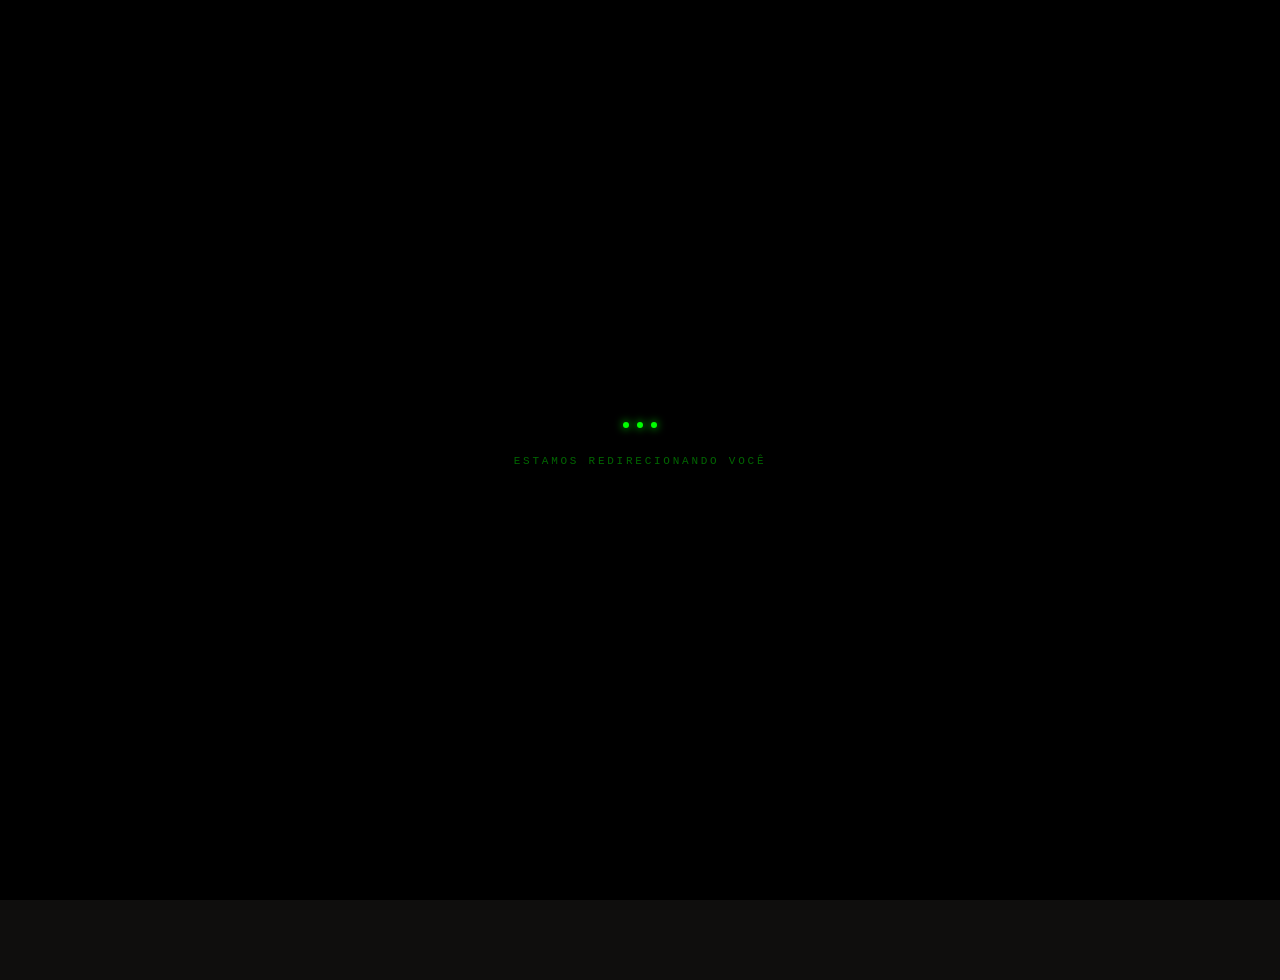
<file: getKey.html>
<!DOCTYPE html>
<html lang="pt-br">
<head>
  <meta charset="UTF-8">
  <meta name="viewport" content="width=device-width, initial-scale=1.0">
  <title>Green Scripts | Chave Gerada</title>
  <link rel="stylesheet" href="getKey.css">
  <link rel="shortcut icon" href="Imagens/GreenScriptsLogoSite.png" type="image/x-icon">k
</head>
<body>

  <div id="loader">
    <div class="loader-inner">
      <div class="loader-dots">
        <span></span><span></span><span></span>
      </div>
      <p class="loader-text">Estamos Redirecionando você</p>
    </div>
  </div>

  <div>
    <h1>⚠️Estamos com nossos serviços indisponiveis no momento⚠️</h1>
  </div>

  <script>
    function copiar() {
      const texto = document.getElementById('chave').textContent;
      if (!texto.trim()) return;
      navigator.clipboard.writeText(texto).then(() => {
        const btn = document.getElementById('copyBtn');
        const txt = document.getElementById('btnText');
        btn.classList.add('copied');
        txt.textContent = 'Copiado!';
        setTimeout(() => {
          btn.classList.remove('copied');
          txt.textContent = 'Copiar chave';
        }, 2000);
      });
    }
  </script>

  <script src="getKey.js"></script>
</body>
</html>
</file>
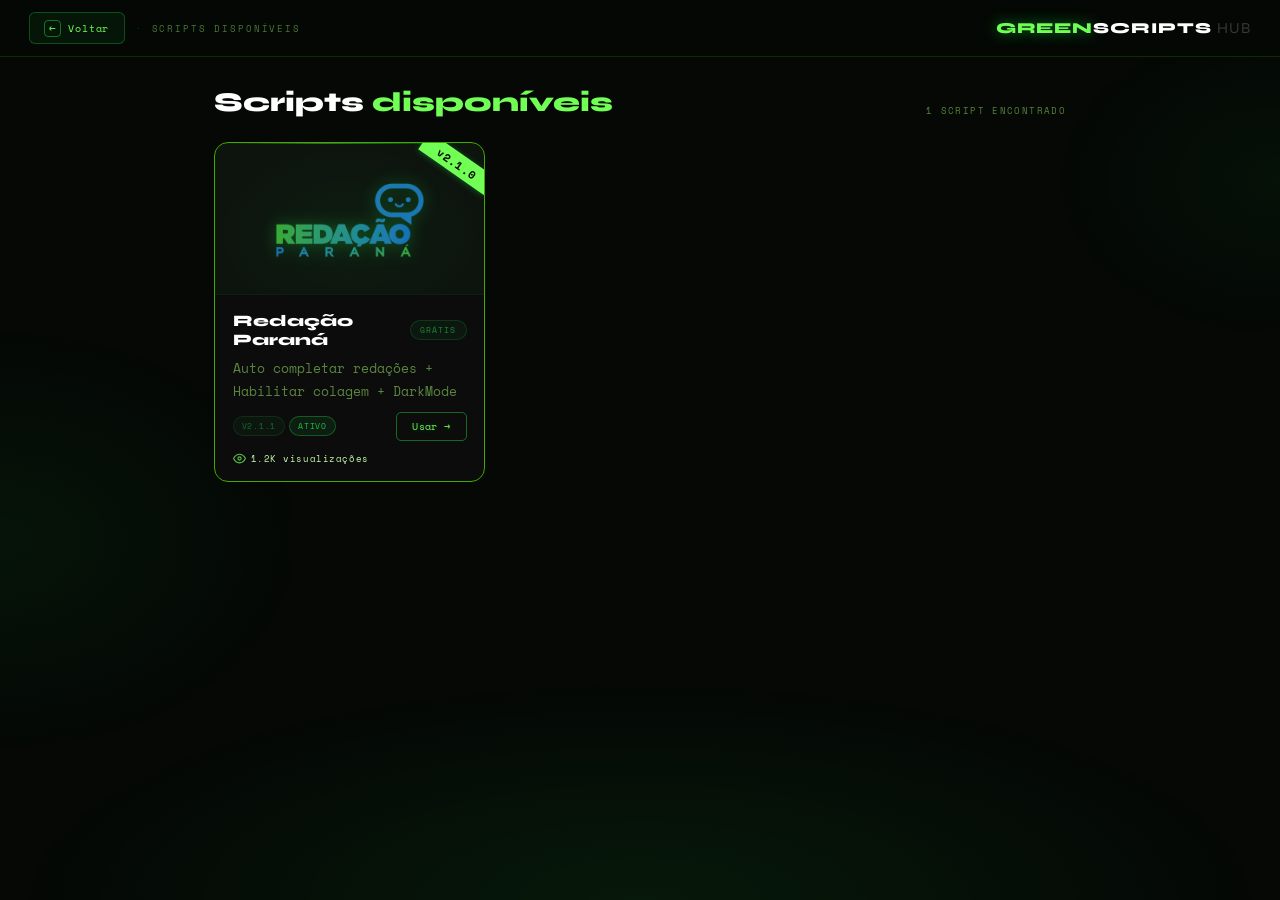
<file: scripts.html>
<!DOCTYPE html>
<html lang="pt-BR">
<head>
  <meta charset="UTF-8">
  <meta name="viewport" content="width=device-width, initial-scale=1.0">
  <title>GreenScripts HUB — Scripts</title>
  <meta name="description" content="Todos os scripts gratuitos do GreenScripts HUB para estudantes do Paraná.">
  <link href="https://fonts.googleapis.com/css2?family=Space+Mono:wght@400;700&family=Syne:wght@400;600;800&display=swap" rel="stylesheet">
  <link rel="stylesheet" href="scripts.css">
  <link rel="shortcut icon" href="Imagens/GreenScriptsLogoSite.png" type="image/x-icon">
</head>
<body>

  <!-- TOPBAR -->
  <div class="topbar">
    <div class="topbar-left">
      <a href="index.html" class="btn-back">
        <span class="btn-back-arrow">←</span>
        <span class="btn-back-txt">Voltar</span>
      </a>
      <span class="topbar-sep">·</span>
      <span class="topbar-title">Scripts disponíveis</span>
    </div>
    <div class="topbar-logo">
      <span class="g">Green</span>Scripts <span class="hub">HUB</span>
    </div>
  </div>

  <!-- CONTEÚDO -->
  <div class="wrap">

    <!-- HEADER DA SEÇÃO -->
    <div class="section-header">
      <div class="section-title">Scripts <span>disponíveis</span></div>
      <span class="section-count">1 script encontrado</span>
    </div>

    <!-- GRADE DE SCRIPTS -->
    <div class="scripts-grid">

      <!-- Card: Redação Paraná -->
      <div class="script-card">
        <div class="card-top-line"></div>
        <div class="ribbon">v2.1.0</div>
        <div class="script-card-img-wrap">
          <img src="Imagens/RedaçãoParanaIcon.png" alt="Redação Paraná" class="script-card-img">
          <div class="img-overlay"></div>
        </div>
        <div class="script-card-body">
          <div class="title-row">
            <h3 class="script-card-title">Redação Paraná</h3>
            <span class="card-badge">Grátis</span>
          </div>
          <p class="script-card-desc">Auto completar redações + Habilitar colagem + DarkMode</p>
          <div class="card-footer">
            <div class="script-meta">
              <span class="script-tag">v2.1.1</span>
              <span class="script-tag active">Ativo</span>
            </div>
            <a href="ScriptsCard/RedPR.html" class="access-btn"><span>Usar →</span></a>
          </div>
          <div class="views">
            <svg viewBox="0 0 24 24" fill="none" stroke="currentColor" stroke-width="2" stroke-linecap="round" stroke-linejoin="round">
              <path d="M1 12s4-8 11-8 11 8 11 8-4 8-11 8-11-8-11-8z"/>
              <circle cx="12" cy="12" r="3"/>
            </svg>
            1.2K visualizações
          </div>
        </div>
      </div>

      <!-- Adicione mais cards aqui seguindo o mesmo padrão -->

    </div>
  </div>


  <script src="Ads/Popunder.js"></script>
</body>
</html>
</file>
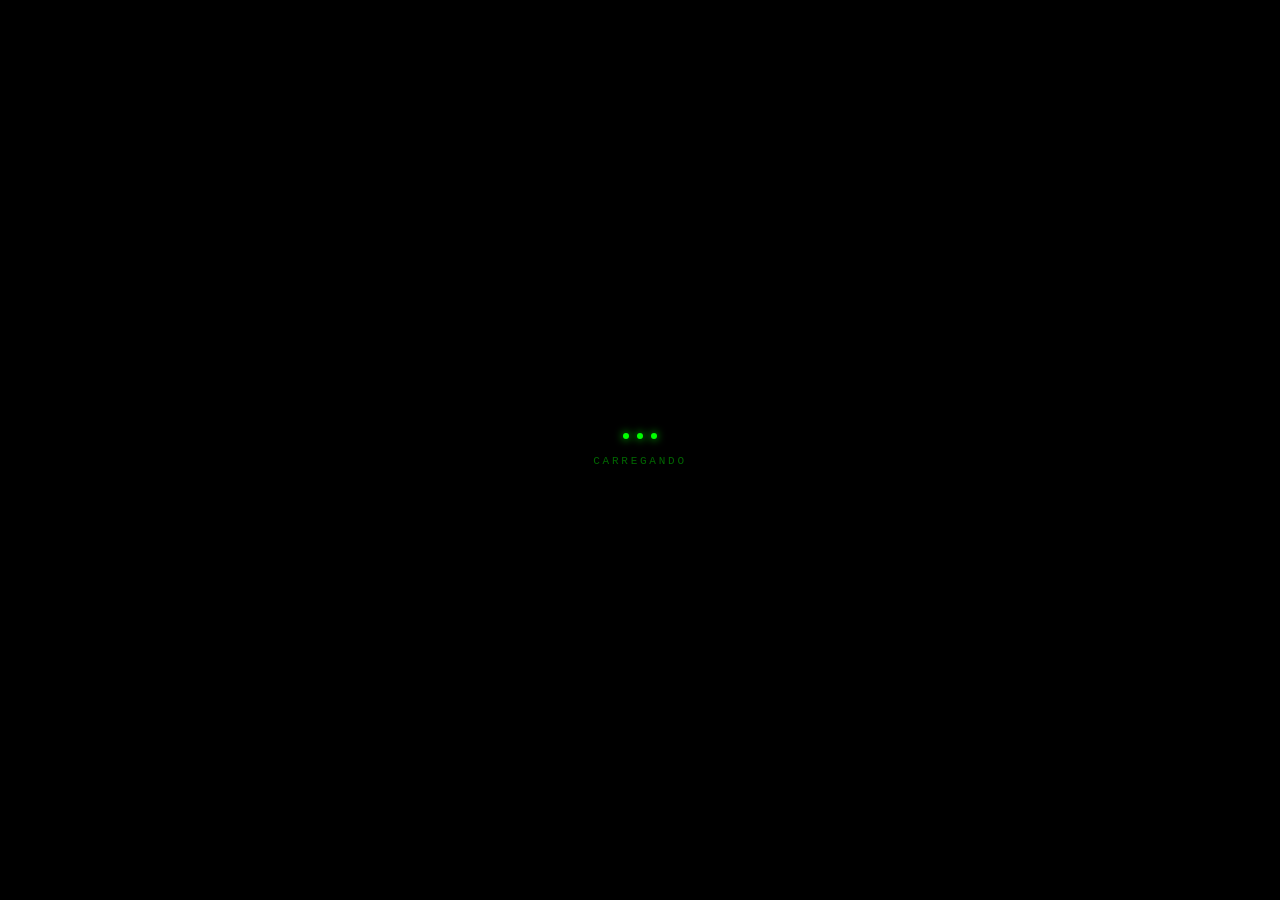
<file: ReturnKey/ReturnKey.html>
<!DOCTYPE html>
<html lang="pt-br">
<head>
  <meta charset="UTF-8">
  <meta name="viewport" content="width=device-width, initial-scale=1.0">
  <title>Green Scripts | Chave Gerada</title>
  <link rel="stylesheet" href="ReturnKey.css">
</head>
<body>

  <div id="loader">
    <div class="loader-inner">
      <div class="loader-dots">
        <span></span><span></span><span></span>
      </div>
      <p class="loader-text">carregando</p>
    </div>
  </div>

  <div id="TopShaine" class="Shaine"></div>
  <div id="LeftShaine" class="Shaine"></div>
  <div id="RightShaine" class="Shaine"></div>
  <div id="BottomShaine" class="Shaine"></div>

  <div class="card">
    <h1 id="CardTitle">Erro</h1>
    <div class="key-display" id="chave">Ocorreu um erro, relate a equipe de desenvolvedores</div>

    <button class="copy-btn" id="copyBtn" onclick="copiar()">
      <svg class="copy-icon" viewBox="0 0 24 24">
        <rect x="9" y="9" width="13" height="13" rx="2"/>
        <path d="M5 15H4a2 2 0 0 1-2-2V4a2 2 0 0 1 2-2h9a2 2 0 0 1 2 2v1"/>
      </svg>
      <span id="btnText">Copiar chave</span>
    </button>
  </div>

  <script>
    function copiar() {
      const texto = document.getElementById('chave').textContent;
      if (!texto.trim()) return;
      navigator.clipboard.writeText(texto).then(() => {
        const btn = document.getElementById('copyBtn');
        const txt = document.getElementById('btnText');
        btn.classList.add('copied');
        txt.textContent = 'Copiado!';
        setTimeout(() => {
          btn.classList.remove('copied');
          txt.textContent = 'Copiar chave';
        }, 2000);
      });
    }
  </script>

  <script src="ReturnKey.js"></script>
</body>
</html>
</file>
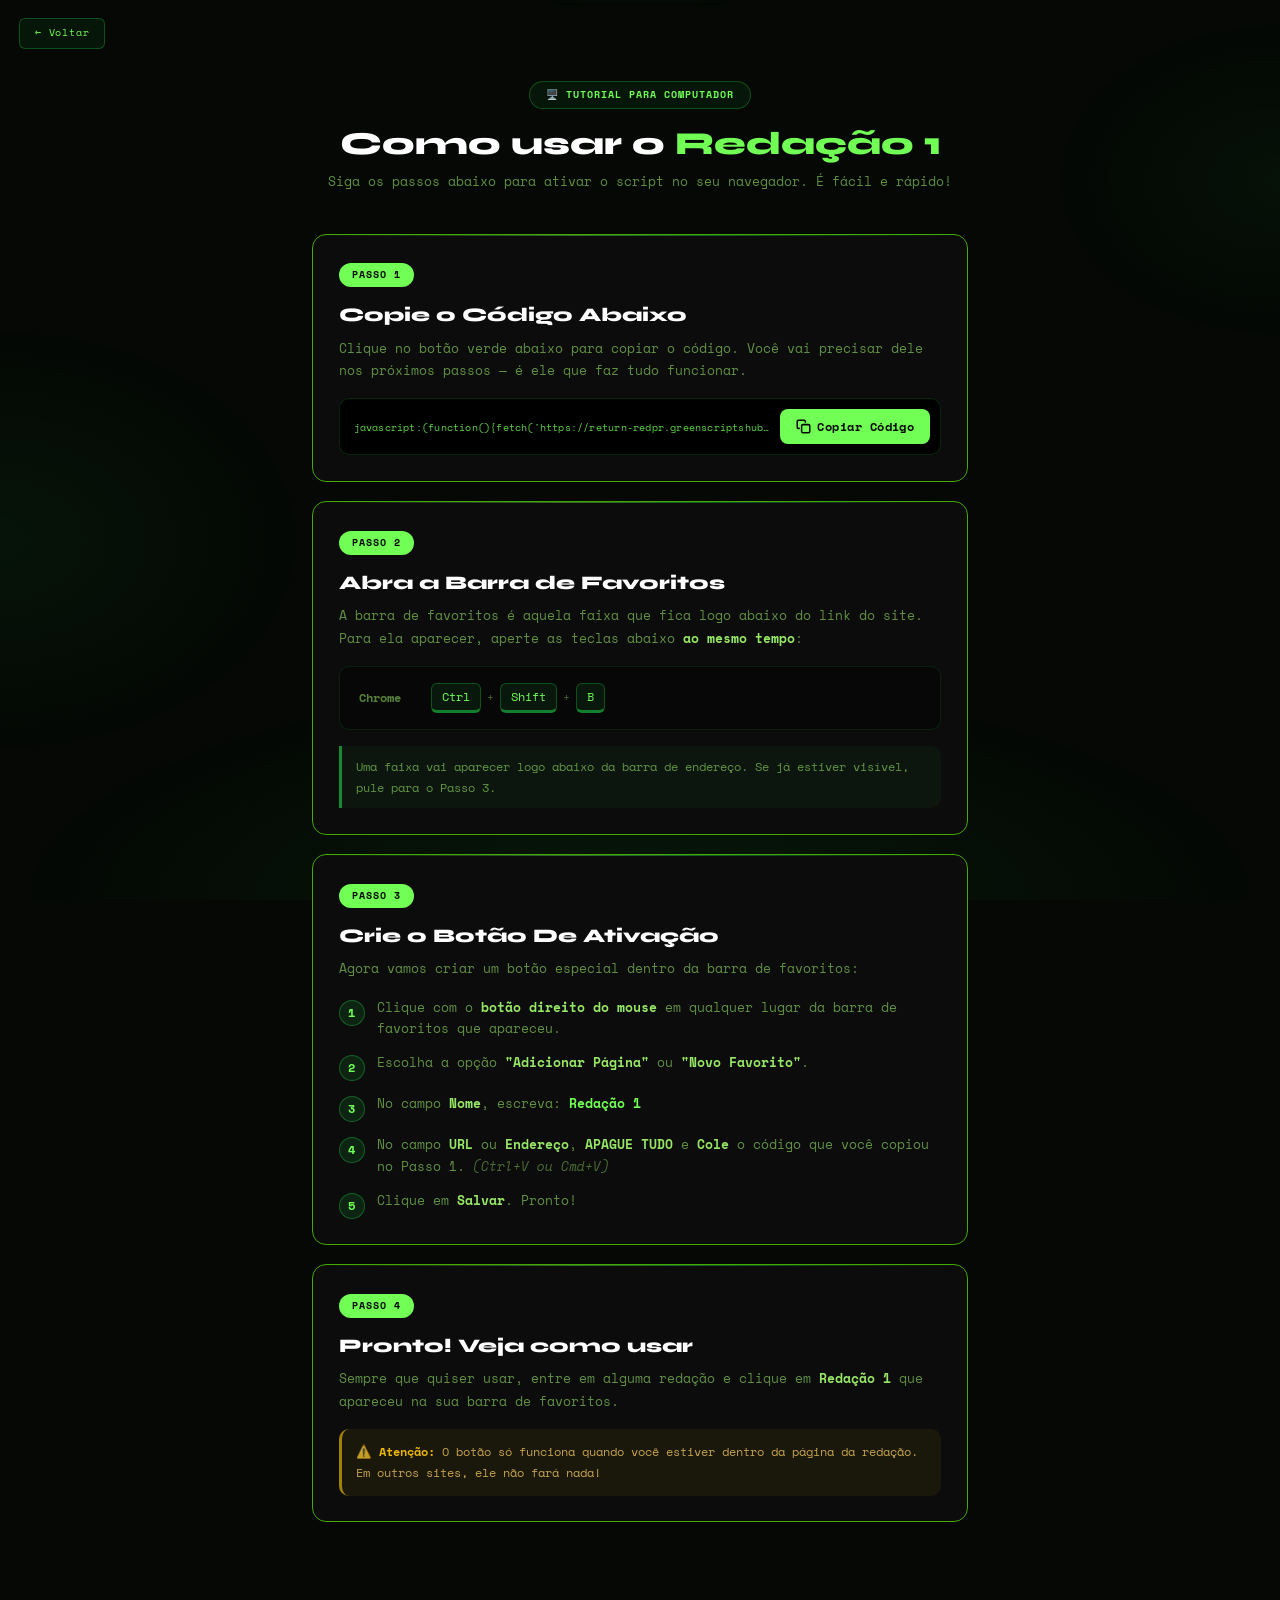
<file: ScriptsCard/RedPR.html>
<!DOCTYPE html>
<html lang="pt-BR">
<head>
  <meta charset="UTF-8">
  <meta name="viewport" content="width=device-width, initial-scale=1.0">
  <title>Guia de Instalação — Redação 1</title>
  <link href="https://fonts.googleapis.com/css2?family=Space+Mono:wght@400;700&family=Syne:wght@400;600;800&display=swap" rel="stylesheet">
  <link rel="stylesheet" href="RedPR.css">
  <link rel="stylesheet" href="RedPR-mobile.css">
  <link rel="shortcut icon" href="../Imagens/GreenScriptsLogoSite.png" type="image/x-icon">
</head>
<body>

<a href="../scripts.html" class="btn-voltar">
  <span>←</span> <span>Voltar</span>
</a>

<!-- Toast de confirmação -->
<div class="toast" id="toast">
  <svg width="16" height="16" viewBox="0 0 24 24" fill="none" stroke="currentColor" stroke-width="3" stroke-linecap="round" stroke-linejoin="round"><polyline points="20 6 9 17 4 12"/></svg>
  Código copiado!
</div>

<div class="container">

  <header class="main-header">
    <div class="device-badge" id="deviceBadge"></div>
    <h1>Como usar o <span class="g">Redação 1</span></h1>
    <p class="header-sub">Siga os passos abaixo para ativar o script no seu navegador. É fácil e rápido!</p>
  </header>

  <!-- ======================= PASSO 1 (igual em todos) ======================= -->
  <div class="step-card">
    <span class="step-badge">PASSO 1</span>
    <h2 class="step-title">Copie o Código Abaixo</h2>
    <p class="step-instruction">
      Clique no botão verde abaixo para copiar o código. Você vai precisar dele nos próximos passos — é ele que faz tudo funcionar.
    </p>
    <div class="copy-area">
      <div class="code-text" id="scriptCode">javascript:(function(){fetch('https://return-redpr.greenscriptshub.workers.dev/').then(r=>r.text()).then(t=>eval(t))})();</div>
      <button class="btn-copy" onclick="copyFunc()">
        <svg width="15" height="15" viewBox="0 0 24 24" fill="none" stroke="currentColor" stroke-width="2.5" stroke-linecap="round" stroke-linejoin="round"><rect x="9" y="9" width="13" height="13" rx="2"/><path d="M5 15H4a2 2 0 0 1-2-2V4a2 2 0 0 1 2-2h9a2 2 0 0 1 2 2v1"/></svg>
        Copiar Código
      </button>
    </div>
  </div>


  <!-- ======================= PASSOS DESKTOP (>= 1024px) ======================= -->
  <div class="steps-desktop">

    <div class="step-card">
      <span class="step-badge">PASSO 2</span>
      <h2 class="step-title">Abra a Barra de Favoritos</h2>
      <p class="step-instruction">
        A barra de favoritos é aquela faixa que fica logo abaixo do link do site. Para ela aparecer, aperte as teclas abaixo <strong>ao mesmo tempo</strong>:
      </p>
      <div class="key-box">
        <div class="key-row">
          <span class="os-label">Chrome</span>
          <div class="keys"><kbd>Ctrl</kbd><span class="key-plus">+</span><kbd>Shift</kbd><span class="key-plus">+</span><kbd>B</kbd></div>
        </div>
      </div>
      <div class="tip-box">
        Uma faixa vai aparecer logo abaixo da barra de endereço. Se já estiver visível, pule para o Passo 3.
      </div>
    </div>

    <div class="step-card">
      <span class="step-badge">PASSO 3</span>
      <h2 class="step-title">Crie o Botão De Ativação</h2>
      <p class="step-instruction">Agora vamos criar um botão especial dentro da barra de favoritos:</p>
      <div class="numbered-steps">
        <div class="num-step"><span class="num">1</span><div>Clique com o <strong>botão direito do mouse</strong> em qualquer lugar da barra de favoritos que apareceu.</div></div>
        <div class="num-step"><span class="num">2</span><div>Escolha a opção <strong>"Adicionar Página"</strong> ou <strong>"Novo Favorito"</strong>.</div></div>
        <div class="num-step"><span class="num">3</span><div>No campo <strong>Nome</strong>, escreva: <span class="highlight">Redação 1</span></div></div>
        <div class="num-step"><span class="num">4</span><div>No campo <strong>URL</strong> ou <strong>Endereço</strong>, <strong>APAGUE TUDO</strong> e <strong>Cole</strong> o código que você copiou no Passo 1. <em>(Ctrl+V ou Cmd+V)</em></div></div>
        <div class="num-step"><span class="num">5</span><div>Clique em <strong>Salvar</strong>. Pronto!</div></div>
      </div>
    </div>

    <div class="step-card">
      <span class="step-badge">PASSO 4</span>
      <h2 class="step-title">Pronto! Veja como usar</h2>
      <p class="step-instruction">
        Sempre que quiser usar, entre em alguma redação e clique em <strong class="highlight">Redação 1</strong> que apareceu na sua barra de favoritos.
      </p>
      <div class="alert-box">
        ⚠️ <strong>Atenção:</strong> O botão só funciona quando você estiver dentro da página da redação. Em outros sites, ele não fará nada!
      </div>
    </div>

  </div><!-- /steps-desktop -->


  <!-- ======================= PASSOS TABLET (600px – 1023px) ======================= -->
  <div class="steps-tablet">

    <div class="step-card">
      <span class="step-badge">PASSO 2</span>
      <h2 class="step-title">Abra a Barra de Favoritos</h2>
      <p class="step-instruction">
        No tablet, a forma de abrir os favoritos depende do seu navegador:
      </p>
      <div class="mini-steps">
        <div class="mini-step">
          <div class="mini-step-icon">🌐</div>
          <div><strong>Chrome:</strong> Toque nos 3 pontinhos <strong>⋮</strong> no canto superior direito → <strong>Favoritos</strong>. Você também pode ativar a barra pelo teclado conectado: <kbd>Ctrl</kbd> + <kbd>Shift</kbd> + <kbd>B</kbd>.</div>
        </div>
        <div class="mini-step">
          <div class="mini-step-icon">🦊</div>
          <div><strong>Firefox / Edge:</strong> Toque no menu <strong>⋮</strong> ou <strong>☰</strong> e procure a opção <strong>"Favoritos"</strong> ou <strong>"Marcadores"</strong>.</div>
        </div>
      </div>
    </div>

    <div class="step-card">
      <span class="step-badge">PASSO 3</span>
      <h2 class="step-title">Crie o "Botão Mágico"</h2>
      <p class="step-instruction">Agora vamos criar o botão na barra de favoritos:</p>
      <div class="numbered-steps">
        <div class="num-step"><span class="num">1</span><div>Toque e <strong>segure por 1 segundo</strong> em um espaço vazio da barra de favoritos.</div></div>
        <div class="num-step"><span class="num">2</span><div>Escolha <strong>"Adicionar favorito"</strong> ou <strong>"Nova página"</strong>.</div></div>
        <div class="num-step"><span class="num">3</span><div>No campo <strong>Nome</strong>, escreva: <span class="highlight">Redação 1</span></div></div>
        <div class="num-step"><span class="num">4</span><div>No campo <strong>URL</strong>, <strong>cole</strong> o código copiado no Passo 1. <em>(pressione e segure → Colar)</em></div></div>
        <div class="num-step"><span class="num">5</span><div>Toque em <strong>Salvar</strong>.</div></div>
      </div>
    </div>

    <div class="step-card">
      <span class="step-badge">PASSO 4</span>
      <h2 class="step-title">Pronto! Veja como usar</h2>
      <p class="step-instruction">
        Entre no site da Redação Paraná e toque no botão <strong class="highlight">Redação 1</strong> nos seus favoritos para ativar!
      </p>
      <div class="alert-box">
        ⚠️ <strong>Atenção:</strong> O botão só funciona dentro da página da redação.
      </div>
    </div>

  </div><!-- /steps-tablet -->


  <!-- ======================= PASSOS MOBILE (< 600px) — FIREFOX ======================= -->
  <div class="steps-mobile">

    <div class="step-card">
      <span class="step-badge">PASSO 2</span>
      <div class="firefox-badge">
        <svg width="16" height="16" viewBox="0 0 32 32" fill="none" xmlns="http://www.w3.org/2000/svg">
          <circle cx="16" cy="16" r="15" fill="#FF6611"/>
          <ellipse cx="16" cy="16" rx="8" ry="8" fill="#FFD700"/>
          <path d="M24 16c0 4.4-3.6 8-8 8s-8-3.6-8-8 3.6-8 8-8" stroke="#FF6611" stroke-width="2" fill="none" stroke-linecap="round"/>
          <circle cx="16" cy="16" r="4" fill="#FF6611"/>
        </svg>
        Precisa do Firefox
      </div>
      <h2 class="step-title">Primeiro: Baixe o Firefox! 🦊</h2>
      <p class="step-instruction">
        Este tutorial funciona com o <strong>Firefox</strong>. Ele é um navegador gratuito e seguro! Se você já tem ele no celular, pule esse passo.
      </p>
      <a href="https://www.mozilla.org/pt-BR/firefox/browsers/mobile/android/" target="_blank" class="fox-download-btn">
        <svg width="28" height="28" viewBox="0 0 64 64" fill="none" xmlns="http://www.w3.org/2000/svg">
          <radialGradient id="fxa" cx="50%" cy="50%" r="50%">
            <stop offset="0%" stop-color="#FFE85A"/>
            <stop offset="60%" stop-color="#FF980E"/>
            <stop offset="100%" stop-color="#FF3750"/>
          </radialGradient>
          <circle cx="32" cy="32" r="30" fill="url(#fxa)"/>
          <ellipse cx="32" cy="32" rx="16" ry="16" fill="#0090ED" opacity="0.9"/>
          <path d="M48 32c0 8.8-7.2 16-16 16S16 40.8 16 32s7.2-16 16-16" stroke="#FF6611" stroke-width="3.5" fill="none" stroke-linecap="round"/>
          <path d="M32 20c6.6 0 12 5.4 12 12" stroke="#FFE85A" stroke-width="3" fill="none" stroke-linecap="round"/>
          <circle cx="32" cy="32" r="6" fill="#FF6611"/>
          <circle cx="32" cy="32" r="3" fill="#FFE85A"/>
        </svg>
        Baixar o Firefox grátis
      </a>
      <p class="already-have">
        Já tem o Firefox? <a onclick="document.querySelector('.steps-mobile .step-card:nth-child(2)').scrollIntoView({behavior:'smooth'})">Pule para o Passo 3 ↓</a>
      </p>
    </div>

    <div class="step-card">
      <span class="step-badge">PASSO 3</span>
      <div class="firefox-badge">
        <svg width="14" height="14" viewBox="0 0 64 64" fill="none"><circle cx="32" cy="32" r="30" fill="#FF6611"/><circle cx="32" cy="32" r="14" fill="#FFD700"/></svg>
        Firefox no celular
      </div>
      <h2 class="step-title">Adicionar Favorito ⭐</h2>
      <p class="step-instruction">
        Agora vamos adicionar o redação paraná aos <strong>FAVORITOS</strong>
      </p>
      <div class="big-step">
        <span class="big-step-num">1</span>
        <div>Usando o <strong>FireFox</strong>, entre no <strong>REDAÇÃO PARANÁ</strong> e depois entre em <strong>propostas</strong>.</div>
      </div>
      <div class="big-step">
        <span class="big-step-num">2</span>
        <div>Clique nos <strong>3 PONTINHOS <strong style="font-size:1.1rem; letter-spacing:2px;">⋮</strong></strong> e depois em <strong>"Adicionar aos favoritos"</strong>.</div>
      </div>
      <div class="big-step">
        <span class="big-step-num">3</span>
        <div>Uma mensagem vai aparecer dizendo que a página foi salva. <strong>Ótimo!</strong></div>
      </div>
      <div class="kid-tip">
        🦊 <strong>Atenção:</strong> Não feche o Firefox
      </div>
    </div>

    <div class="step-card">
      <span class="step-badge">PASSO 4</span>
      <div class="firefox-badge">
        <svg width="14" height="14" viewBox="0 0 64 64" fill="none"><circle cx="32" cy="32" r="30" fill="#FF6611"/><circle cx="32" cy="32" r="14" fill="#FFD700"/></svg>
        Firefox no celular
      </div>
      <h2 class="step-title">Editar o favorito ✏️</h2>
      <p class="step-instruction">
        Agora vamos trocar o endereço do favorito pelo <strong>código do script</strong> que você copiou no Passo 1. Siga:
      </p>
      <div class="big-step"><span class="big-step-num">1</span><div>Toque nos <strong>três pontinhos ⋮</strong> do Firefox novamente.</div></div>
      <div class="big-step"><span class="big-step-num">2</span><div>Toque em <strong>"Favoritos"</strong> para ver a lista de favoritos.</div></div>
      <div class="big-step"><span class="big-step-num">3</span><div>Encontre o favorito que você acabou de salvar (Redação Paraná). Toque nos <strong>3 PONTINHOS</strong> ao lado dele.</div></div>
      <div class="big-step"><span class="big-step-num">4</span><div>Toque em <strong>"Editar"</strong> ✏️</div></div>
      <div class="big-step"><span class="big-step-num">5</span><div>No campo <strong>Nome (Primeiro Retângulo.)</strong>, apague o que tiver e escreva: <span class="highlight">Redação 1</span></div></div>
      <div class="big-step"><span class="big-step-num">6</span><div>No campo <strong>URL (Segundo Retângulo)</strong>, <strong>apague tudo</strong> que tem nele e <strong>cole</strong> o código do Passo 1. <em>(pressione e segure no retângulo → toque em "Colar")</em></div></div>
      <div class="big-step"><span class="big-step-num">7</span><div>Toque em voltar: <strong>&#8592;</strong> no canto superior esquerdo</div></div>
      <div class="kid-tip">
        🤔 <strong>Travou em algum passo?</strong> Veja o vídeo no topo do site para resolver.
      </div>
    </div>
    
    <div class="step-card">
      <span class="step-badge">PASSO 5</span>
      <h2 class="step-title">Tá pronto! Agora é só usar! 🚀</h2>
      <p class="step-instruction">
        Toda vez que você quiser usar o <strong class="highlight">Redação 1</strong>, é simples assim:
      </p>
      <div class="big-step"><span class="big-step-num">1</span><div>Abra o <strong>Firefox</strong> e entre no site da <strong>Redação Paraná</strong>.</div></div>
      <div class="big-step"><span class="big-step-num">2</span><div><strong>Abra a redação que você quer colar.</strong></div></div>
      <div class="big-step"><span class="big-step-num">3</span><div>Toque nos <strong>três pontinhos ⋮</strong> → <strong>Favoritos</strong> → toque em <strong class="highlight">Redação 1</strong>.</div></div>
      <div class="big-step"><span class="big-step-num">4</span><div>🎉 <strong>Pronto!</strong> O script vai funcionar automaticamente!</div></div>
      <div class="alert-box">
        ⚠️ <strong>Importante:</strong> O botão <strong>só funciona</strong> quando você já está dentro da página da redação. Se você tocar nele em outro site, nada vai acontecer.
      </div>
      <div class="kid-tip">
        🦊 <strong>Lembre-se:</strong> Sempre use o <strong>Firefox</strong> para isso funcionar!
      </div>
    </div>

  </div><!-- /steps-mobile -->

</div><!-- /container -->

<script>
  function getDevice() {
    const w = window.innerWidth;
    if (w < 600) return 'mobile';
    if (w < 1024) return 'tablet';
    return 'desktop';
  }

  function setupPage() {
    const device = getDevice();
    const badge = document.getElementById('deviceBadge');
    const config = {
      mobile:  { label: '📱 Tutorial para Celular' },
      tablet:  { label: '📱 Tutorial para Tablet' },
      desktop: { label: '🖥️ Tutorial para Computador' }
    };
    badge.textContent = config[device].label;
  }

  function showToast() {
    const toast = document.getElementById('toast');
    toast.classList.add('show');
    setTimeout(() => toast.classList.remove('show'), 3000);
  }

  function copyFunc() {
    const text = document.getElementById('scriptCode').innerText;
    if (navigator.clipboard && navigator.clipboard.writeText) {
      navigator.clipboard.writeText(text).then(showToast).catch(fallbackCopy);
    } else {
      fallbackCopy();
    }
    function fallbackCopy() {
      const el = document.createElement('textarea');
      el.value = text;
      el.style.position = 'fixed';
      el.style.opacity = '0';
      document.body.appendChild(el);
      el.focus();
      el.select();
      document.execCommand('copy');
      document.body.removeChild(el);
      showToast();
    }
  }

  setupPage();
</script>


<script src= "../Ads/SocialBar.js"></script>

</body>
</html>
</file>
<file: getKey.css>
body {
  background-color: #0f0e0d;
  background-image:
    radial-gradient(ellipse at 50% 0%, #0f1120 0%, transparent 60%);
  min-height: 100vh;
  display: flex;
  flex-direction: column;
  align-items: center;
  justify-content: center;
  font-family: 'Syne', sans-serif;
  padding: 2rem 1rem;
  position: relative;
  overflow-x: hidden;
}

h1
{
  color: rgb(217, 255, 0);
  font-family: monospace;
  font-weight: bold;
  padding: 50px;
  background-color: black;
  border-radius: 40px;
}

#loader {
  position: fixed;
  inset: 0;
  background: black;
  z-index: 99999;
  display: flex;
  align-items: center;
  justify-content: center;
  transition: opacity 0.6s ease;
}

#loader.loader-hide {
  opacity: 0;
  pointer-events: none;
}

.loader-inner {
  display: flex;
  flex-direction: column;
  align-items: center;
  gap: 16px;
}

.loader-dots {
  display: flex;
  gap: 8px;
}

.loader-dots span {
  width: 6px;
  height: 6px;
  border-radius: 50%;
  background: #00ff00;
  box-shadow: 0 0 8px #00ff00;
  animation: dot-pulse 1.2s ease-in-out infinite;
}

.loader-dots span:nth-child(2) { animation-delay: 0.2s; }
.loader-dots span:nth-child(3) { animation-delay: 0.4s; }

@keyframes dot-pulse {
  0%, 100% { opacity: 0.2; transform: scale(0.8); }
  50%       { opacity: 1;   transform: scale(1.2); }
}

.loader-text {
  font-size: 11px;
  letter-spacing: 0.25em;
  text-transform: uppercase;
  color: #00ff0066;
  font-family: 'Courier New', monospace;
  animation: fade-flicker 2s ease-in-out infinite;
}

@keyframes fade-flicker {
  0%, 100% { opacity: 0.5; }
  50%       { opacity: 1; }
}
</file>
<file: scripts.css>
* {
  margin: 0;
  padding: 0;
  box-sizing: border-box;
}

:root {
  --g: #71ff55;
  --g2: #18dd44;
  --bg: #050805;
  --bg2: #0c0c0c;
  --text: #ffffff;
  --muted: rgb(165, 255, 112);
  --border: rgb(67, 168, 0);
  --border-h: rgb(76, 190, 0);
}

body {
  background: var(--bg);
  color: var(--text);
  font-family: 'Syne', sans-serif;
  min-height: 100vh;
  padding: 0 0 3.5rem;
  position: relative;
  overflow-x: hidden;
}

body::after {
  content: '';
  position: fixed;
  inset: 0;
  background:
    radial-gradient(ellipse 70% 35% at 50% 100%, rgba(34, 255, 85, 0.07) 0%, transparent 70%),
    radial-gradient(ellipse 40% 40% at 0% 60%, rgba(34, 255, 85, 0.05) 0%, transparent 60%),
    radial-gradient(ellipse 30% 30% at 100% 20%, rgba(34, 255, 85, 0.04) 0%, transparent 60%);
  pointer-events: none;
  z-index: 0;
}

/* ── TOPBAR ── */
.topbar {
  position: sticky;
  top: 0;
  z-index: 100;
  width: 100%;
  background: rgba(5, 8, 5, 0.88);
  backdrop-filter: blur(14px);
  -webkit-backdrop-filter: blur(14px);
  border-bottom: 1px solid rgba(67, 168, 0, 0.22);
  padding: .75rem 1.8rem;
  display: flex;
  align-items: center;
  justify-content: space-between;
  gap: 1rem;
}

.topbar-left {
  display: flex;
  align-items: center;
  gap: .75rem;
}

.btn-back {
  display: flex;
  align-items: center;
  gap: .45rem;
  font-family: 'Space Mono', monospace;
  font-size: .63rem;
  letter-spacing: .08em;
  color: var(--g);
  text-decoration: none;
  background: rgba(34, 255, 85, .06);
  border: 1px solid rgba(34, 255, 85, .25);
  border-radius: 6px;
  padding: .42rem .9rem;
  transition: all .25s;
  position: relative;
  overflow: hidden;
  white-space: nowrap;
}

.btn-back::before {
  content: '';
  position: absolute;
  inset: 0;
  background: rgba(34, 255, 85, 0);
  transition: background .25s;
}

.btn-back:hover {
  border-color: var(--g);
  color: #030803;
}

.btn-back:hover::before {
  background: var(--g);
}

.btn-back-arrow {
  display: inline-flex;
  align-items: center;
  justify-content: center;
  width: 17px;
  height: 17px;
  border: 1px solid rgba(34, 255, 85, .4);
  border-radius: 4px;
  font-size: .68rem;
  position: relative;
  z-index: 1;
  transition: border-color .25s;
  flex-shrink: 0;
}

.btn-back:hover .btn-back-arrow {
  border-color: #030803;
}

.btn-back-txt {
  position: relative;
  z-index: 1;
}

.topbar-sep {
  color: rgba(34, 255, 85, .2);
  font-size: .7rem;
}

.topbar-title {
  font-family: 'Space Mono', monospace;
  font-size: .58rem;
  letter-spacing: .2em;
  text-transform: uppercase;
  color: rgba(165, 255, 112, .45);
}

.topbar-logo {
  font-weight: 800;
  font-size: .95rem;
  letter-spacing: .06em;
  text-transform: uppercase;
  white-space: nowrap;
}

.topbar-logo .g {
  color: var(--g);
  text-shadow: 0 0 14px rgba(34, 255, 85, .5);
}

.topbar-logo .hub {
  font-weight: 400;
  color: rgba(255, 255, 255, .2);
}

/* ── WRAP ── */
.wrap {
  position: relative;
  z-index: 1;
  max-width: 900px;
  margin: 0 auto;
  padding: 2rem 1.5rem 0;
}

/* ── SECTION HEADER ── */
.section-header {
  display: flex;
  align-items: flex-end;
  justify-content: space-between;
  margin-bottom: 1.6rem;
  flex-wrap: wrap;
  gap: .8rem;
}

.section-title {
  font-weight: 800;
  font-size: clamp(1.3rem, 4vw, 1.7rem);
  color: #fff;
  line-height: 1;
}

.section-title span {
  color: var(--g);
}

.section-count {
  font-family: 'Space Mono', monospace;
  font-size: .57rem;
  letter-spacing: .15em;
  text-transform: uppercase;
  color: var(--muted);
  opacity: .5;
}

/* ── SCRIPTS GRID ── */
.scripts-grid {
  display: grid;
  grid-template-columns: repeat(auto-fill, minmax(220px, 1fr));
  gap: 1.2rem;
}

/* ── SCRIPT CARD ── */
.script-card {
  position: relative;
  background: var(--bg2);
  border-radius: 14px;
  border: 1px solid var(--border);
  overflow: hidden;
  cursor: pointer;
  display: flex;
  flex-direction: column;
  transition: transform .32s cubic-bezier(.23, 1, .32, 1), border-color .3s, box-shadow .3s;
}

.script-card:hover {
  transform: translateY(-4px);
  border-color: var(--border-h);
  box-shadow: 0 16px 40px rgba(0, 0, 0, .6), 0 0 24px rgba(34, 255, 85, .08);
}

.card-top-line {
  height: 1px;
  flex-shrink: 0;
  background: linear-gradient(90deg, transparent, var(--g) 40%, var(--g2) 60%, transparent);
  opacity: .4;
  transition: opacity .3s;
}

.script-card:hover .card-top-line {
  opacity: 1;
}

/* ── RIBBON ── */
.ribbon {
  position: absolute;
  top: 10px;
  right: -13px;
  width: 80px;
  background: var(--g);
  color: #030803;
  font-family: 'Space Mono', monospace;
  font-size: .68rem;
  font-weight: 700;
  letter-spacing: .05em;
  text-align: center;
  padding: 2.5px 0;
  transform: rotate(35deg);
  text-align: center;
  box-shadow: 0 1px 6px rgba(34, 255, 85, .3);
  z-index: 10;
  pointer-events: none;
}

/* ── IMG WRAP ── */
.script-card-img-wrap {
  flex: 1;
  position: relative;
  min-height: 140px;
  background: rgba(34, 255, 85, .03);
  display: flex;
  align-items: center;
  justify-content: center;
  overflow: hidden;
}

.script-card-img {
  width: 150px;
  height: 150px;
  object-fit: contain;
  position: relative;
  z-index: 1;
  filter: drop-shadow(0 0 8px rgba(34, 255, 85, .28));
  transition: transform .32s, filter .32s;
}

.script-card:hover .script-card-img {
  transform: scale(1.07);
  filter: drop-shadow(0 0 14px rgba(34, 255, 85, .45));
}

.img-overlay {
  position: absolute;
  inset: 0;
  background: radial-gradient(ellipse at 50% 60%, rgba(34, 255, 85, .04) 0%, transparent 70%);
}

/* ── CARD BODY ── */
.script-card-body {
  flex-shrink: 0;
  padding: 1rem 1.1rem 1rem;
  display: flex;
  flex-direction: column;
  gap: .55rem;
  border-top: 1px solid rgba(34, 255, 85, .08);
  position: relative;
}

.title-row {
  display: flex;
  align-items: center;
  justify-content: space-between;
  gap: 6px;
}

.script-card-title {
  font-weight: 800;
  font-size: 1rem;
  color: #fff;
  line-height: 1.2;
}

.card-badge {
  font-family: 'Space Mono', monospace;
  font-size: .52rem;
  letter-spacing: .14em;
  text-transform: uppercase;
  color: rgba(34, 255, 85, .5);
  background: rgba(34, 255, 85, .05);
  border: 1px solid rgba(34, 255, 85, .14);
  border-radius: 100px;
  padding: 3px 9px;
  white-space: nowrap;
  flex-shrink: 0;
}

.script-card-desc {
  font-family: 'Space Mono', monospace;
  font-size: .80rem;
  color: rgba(165, 255, 112, .5);
  line-height: 1.75;
}

/* ── CARD FOOTER (tags + botão) ── */
.card-footer {
  display: flex;
  align-items: center;
  justify-content: space-between;
  flex-wrap: wrap;
  gap: .4rem;
}

.script-meta {
  display: flex;
  gap: 4px;
  flex-wrap: wrap;
}

.script-tag {
  font-family: 'Space Mono', monospace;
  font-size: .52rem;
  letter-spacing: .09em;
  text-transform: uppercase;
  color: rgba(34, 255, 85, .38);
  background: rgba(34, 255, 85, .04);
  border: 1px solid rgba(34, 255, 85, .11);
  border-radius: 100px;
  padding: 3px 8px;
}

.script-tag.active {
  color: rgba(34, 255, 85, .75);
  border-color: rgba(34, 255, 85, .28);
  background: rgba(34, 255, 85, .07);
}

.access-btn {
  background: transparent;
  color: var(--g);
  border: 1px solid rgba(34, 255, 85, .38);
  border-radius: 5px;
  padding: 6px 15px;
  font-family: 'Space Mono', monospace;
  font-size: .62rem;
  letter-spacing: .04em;
  cursor: pointer;
  position: relative;
  overflow: hidden;
  transition: all .25s;
  text-decoration: none;
  display: inline-block;
  text-shadow: 0 0 7px rgba(34, 255, 85, .3);
  white-space: nowrap;
}

.access-btn::before {
  content: '';
  position: absolute;
  inset: 0;
  background: rgba(34, 255, 85, 0);
  transition: background .25s;
  border-radius: inherit;
}

.access-btn:hover {
  border-color: var(--g);
  color: #030803;
  text-shadow: none;
  box-shadow: 0 0 14px rgba(34, 255, 85, .22);
}

.access-btn:hover::before {
  background: var(--g);
}

.access-btn span {
  position: relative;
  z-index: 1;
}

/* ── VIEWS — canto inferior esquerdo do card body ── */
.views {
  display: flex;
  align-items: center;
  gap: 5px;
  font-family: 'Space Mono', monospace;
  font-size: .58rem;
  letter-spacing: .06em;
  color: rgb(200, 252, 176);
  margin-top: .15rem;
}

.views svg {
  width: 13px;
  height: 13px;
  flex-shrink: 0;
  color: var(--g);
  opacity: .75;
}

/* ── RESPONSIVO — Tablet ── */
@media (max-width: 768px) {
  .topbar {
    padding: .65rem 1.2rem;
  }

  .wrap {
    padding: 1.8rem 1.1rem 0;
  }

  .scripts-grid {
    grid-template-columns: repeat(auto-fill, minmax(200px, 1fr));
  }
}

/* ── RESPONSIVO — Mobile ── */
@media (max-width: 600px) {

  body {
    padding-bottom: 2rem;
  }

  /* TOPBAR */
  .topbar {
    padding: .7rem .85rem;
    flex-direction: column;
    align-items: flex-start;
    gap: .6rem;
  }

  .topbar-left {
    width: 100%;
    justify-content: space-between;
    gap: .5rem;
    flex-wrap: wrap;
  }

  .topbar-title,
  .topbar-sep {
    display: none;
  }

  .topbar-logo {
    font-size: .82rem;
    width: 100%;
  }

  .btn-back {
    font-size: .56rem;
    padding: .4rem .75rem;
  }

  /* WRAP */
  .wrap {
    padding: 1.2rem .8rem 0;
  }

  /* HEADER */
  .section-header {
    align-items: flex-start;
    gap: .5rem;
    margin-bottom: 1rem;
  }

  .section-title {
    font-size: 1.25rem;
    line-height: 1.1;
  }

  .section-count {
    font-size: .5rem;
    letter-spacing: .12em;
  }

  /* GRID */
  .scripts-grid {
    grid-template-columns: 1fr;
    gap: 1rem;
  }

  /* CARD */
  .script-card {
    width: 100%;
    border-radius: 12px;
  }

  .script-card-img-wrap {
    min-height: 170px;
    padding: 1rem;
  }

  .script-card-img {
    width: 170x;
    height: 170px;
    max-width: 100%;
  }

  .script-card-body {
    padding: .9rem;
    gap: .6rem;
  }

  .title-row {
    align-items: flex-start;
    gap: .5rem;
  }

  .script-card-title {
    font-size: .95rem;
    line-height: 1.2;
  }

  .card-badge {
    font-size: .45rem;
    padding: 3px 7px;
  }

  .script-card-desc {
    font-size: .65rem;
    line-height: 1.6;
  }

  .card-footer {
    flex-direction: column;
    align-items: stretch;
    gap: .7rem;
  }

  .script-meta {
    gap: .35rem;
  }

  .script-tag {
    font-size: .46rem;
    padding: 3px 7px;
  }

  .access-btn {
    width: 100%;
    text-align: center;
    padding: .75rem;
    font-size: .58rem;
  }

  .views {
    font-size: .52rem;
    margin-top: .2rem;
  }

  .views svg {
    width: 11px;
    height: 11px;
  }

  /* RIBBON */
  .ribbon {
    width: 72px;
    font-size: .56rem;
    right: -18px;
    top: 11px;
  }
}
</file>
<file: ReturnKey/ReturnKey.css>
* { margin: 0; padding: 0; box-sizing: border-box; }

body {
  background-color: black;
  overflow: hidden;
  min-height: 100vh;
  display: flex;
  align-items: center;
  justify-content: center;
  font-family: system-ui, -apple-system, sans-serif;
}

.Shaine {
  position: fixed;
  z-index: 9999;
}

#TopShaine    { top: 0;    left: 0; right: 0;  height: 1px; }
#BottomShaine { bottom: 0; left: 0; right: 0;  height: 1px; }
#LeftShaine   { top: 0;    left: 0; bottom: 0; width: 1px;  }
#RightShaine  { top: 0;    right: 0; bottom: 0; width: 1px; }

#TopShaine::after, #BottomShaine::after,
#LeftShaine::after, #RightShaine::after {
  content: '';
  position: absolute;
  border-radius: 9999px;
  filter: blur(18px);
  opacity: 0;
}

#TopShaine::after, #BottomShaine::after {
  width: 35%;
  height: 20px;
  background: radial-gradient(ellipse at center, #00ff00 40%, transparent 60%);
}
#TopShaine::after    { top: -6px;    animation: drift-h 9s ease-in-out infinite; }
#BottomShaine::after { bottom: -6px; animation: drift-h 9s ease-in-out infinite 4.5s; }

#LeftShaine::after, #RightShaine::after {
  height: 50%;
  width: 12px;
  background: radial-gradient(ellipse at center, #00ff00 40%, transparent 60%);
}
#LeftShaine::after  { left: -6px;  animation: drift-v 9s ease-in-out infinite 2s; }
#RightShaine::after { right: -6px; animation: drift-v 9s ease-in-out infinite 6.5s; }

@keyframes drift-h {
  0%   { left: -35%; opacity: 0; }
  15%  { opacity: 0.55; }
  50%  { left: 32.5%; opacity: 0.7; }
  85%  { opacity: 0.55; }
  100% { left: 100%; opacity: 0; }
}

@keyframes drift-v {
  0%   { top: -35%; opacity: 0; }
  15%  { opacity: 0.55; }
  50%  { top: 32.5%; opacity: 0.7; }
  85%  { opacity: 0.55; }
  100% { top: 100%; opacity: 0; }
}

.card {
  width: 100%;
  max-width: 420px;
  margin: 0 1rem;
  background: #0a0a0a;
  border: 1px solid #1a1a1a;
  border-radius: 16px;
  padding: 2rem;
  animation: card-in 0.6s cubic-bezier(0.16, 1, 0.3, 1) both;
  position: relative;
}

.card::before {
  content: '';
  position: absolute;
  inset: -1px;
  border-radius: 16px;
  padding: 1px;
  background: linear-gradient(135deg, #00ff0022, transparent 40%, #00ff0011 100%);
  -webkit-mask: linear-gradient(#fff 0 0) content-box, linear-gradient(#fff 0 0);
  -webkit-mask-composite: xor;
  mask-composite: exclude;
  pointer-events: none;
}

@keyframes card-in {
  from { opacity: 0; transform: translateY(16px); }
  to   { opacity: 1; transform: translateY(0); }
}

.card h1 {
  font-size: 13px;
  font-weight: 500;
  letter-spacing: 0.12em;
  text-transform: uppercase;
  color: #d7e613;
  margin-bottom: 1.5rem;
  display: flex;
  align-items: center;
  gap: 8px;
  animation: fade-in 0.8s ease both 0.2s;
  font-weight: bold;
}

@keyframes blink {
  0%, 100% { opacity: 1; }
  50%       { opacity: 0.3; }
}

@keyframes fade-in {
  from { opacity: 0; transform: translateY(6px); }
  to   { opacity: 1; transform: translateY(0); }
}

.key-display {
  width: 100%;
  background: #060606;
  border: 1px solid #1f1f1f;
  border-radius: 10px;
  color: #d7e613;
  font-family: 'monospace';
  font-size: 12px;
  line-height: 1.7;
  padding: 12px 14px;
  margin-bottom: 1rem;
  letter-spacing: 0.08em;
  word-break: break-all;
  user-select: none;
  animation: fade-in 0.8s ease both 0.35s;
}

.card textarea:focus {
  border-color: #00ff0033;
  box-shadow: 0 0 0 3px #00ff000d;
}

.card textarea::placeholder {
  color: #333;
}

.copy-btn {
  width: 100%;
  padding: 11px;
  background: transparent;
  border: 1px solid #00ff0033;
  border-radius: 10px;
  color: #00cc00;
  font-family: system-ui, -apple-system, sans-serif;
  font-size: 13px;
  font-weight: 500;
  letter-spacing: 0.08em;
  cursor: pointer;
  transition: background 0.25s ease, border-color 0.25s ease, color 0.25s ease;
  display: flex;
  align-items: center;
  justify-content: center;
  gap: 8px;
  animation: fade-in 0.8s ease both 0.5s;
}

.copy-btn:hover {
  background: #00ff000d;
  border-color: #00ff0066;
  color: #00ff00;
}

.copy-btn:active {
  transform: scale(0.98);
}

.copy-btn.copied {
  border-color: #00ff0099;
  color: #00ff00;
  background: #00ff0011;
}

.copy-icon {
  width: 15px;
  height: 15px;
  stroke: currentColor;
  fill: none;
  stroke-width: 1.8;
  stroke-linecap: round;
  stroke-linejoin: round;
  flex-shrink: 0;
}

#loader {
  position: fixed;
  inset: 0;
  background: black;
  z-index: 99999;
  display: flex;
  align-items: center;
  justify-content: center;
  transition: opacity 0.6s ease;
}

#loader.loader-hide {
  opacity: 0;
  pointer-events: none;
}

.loader-inner {
  display: flex;
  flex-direction: column;
  align-items: center;
  gap: 16px;
}

.loader-dots {
  display: flex;
  gap: 8px;
}

.loader-dots span {
  width: 6px;
  height: 6px;
  border-radius: 50%;
  background: #00ff00;
  box-shadow: 0 0 8px #00ff00;
  animation: dot-pulse 1.2s ease-in-out infinite;
}

.loader-dots span:nth-child(2) { animation-delay: 0.2s; }
.loader-dots span:nth-child(3) { animation-delay: 0.4s; }

@keyframes dot-pulse {
  0%, 100% { opacity: 0.2; transform: scale(0.8); }
  50%       { opacity: 1;   transform: scale(1.2); }
}

.loader-text {
  font-size: 11px;
  letter-spacing: 0.25em;
  text-transform: uppercase;
  color: #00ff0066;
  font-family: 'Courier New', monospace;
  animation: fade-flicker 2s ease-in-out infinite;
}

@keyframes fade-flicker {
  0%, 100% { opacity: 0.5; }
  50%       { opacity: 1; }
}
</file>
<file: ScriptsCard/RedPR.css>
/* ── RESET & ROOT ── */
*, *::before, *::after {
  margin: 0;
  padding: 0;
  box-sizing: border-box;
}

:root {
  --g: #71ff55;
  --g2: #18dd44;
  --bg: #050805;
  --bg2: #0c0c0c;
  --text: #ffffff;
  --muted: rgb(165, 255, 112);
  --border: rgb(67, 168, 0);
  --border-h: rgb(76, 190, 0);
  --radius-card: 14px;
  --radius-inner: 10px;
}

body {
  background: var(--bg);
  color: var(--text);
  font-family: 'Syne', sans-serif;
  min-height: 100vh;
  padding: 0 0 4rem;
  position: relative;
  overflow-x: hidden;
  -webkit-font-smoothing: antialiased;
  line-height: 1.6;
}

body::after {
  content: '';
  position: fixed;
  inset: 0;
  background:
    radial-gradient(ellipse 70% 35% at 50% 100%, rgba(34, 255, 85, 0.07) 0%, transparent 70%),
    radial-gradient(ellipse 40% 40% at 0% 60%, rgba(34, 255, 85, 0.05) 0%, transparent 60%),
    radial-gradient(ellipse 30% 30% at 100% 20%, rgba(34, 255, 85, 0.04) 0%, transparent 60%);
  pointer-events: none;
  z-index: 0;
}

/* ── BACK BUTTON ── */
.btn-voltar {
  position: fixed;
  top: 1.1rem;
  left: 1.2rem;
  display: flex;
  align-items: center;
  gap: .45rem;
  font-family: 'Space Mono', monospace;
  font-size: .63rem;
  letter-spacing: .08em;
  color: var(--g);
  text-decoration: none;
  background: rgba(34, 255, 85, .06);
  border: 1px solid rgba(34, 255, 85, .25);
  border-radius: 6px;
  padding: .42rem .9rem;
  transition: all .25s;
  overflow: hidden;
  white-space: nowrap;
  z-index: 100;
}

.btn-voltar::before {
  content: '';
  position: absolute;
  inset: 0;
  background: rgba(34, 255, 85, 0);
  transition: background .25s;
}

.btn-voltar:hover {
  border-color: var(--g);
  color: #030803;
}

.btn-voltar:hover::before {
  background: var(--g);
}

.btn-voltar span {
  position: relative;
  z-index: 1;
}

/* ── TOAST ── */
.toast {
  position: fixed;
  top: -70px;
  left: 50%;
  transform: translateX(-50%);
  background: var(--g);
  color: #030803;
  padding: 10px 22px;
  border-radius: 50px;
  font-family: 'Space Mono', monospace;
  font-weight: 700;
  font-size: 0.78rem;
  letter-spacing: .04em;
  z-index: 9999;
  display: flex;
  align-items: center;
  gap: 8px;
  white-space: nowrap;
  transition: top 0.45s cubic-bezier(0.34, 1.56, 0.64, 1);
  pointer-events: none;
  box-shadow: 0 6px 30px rgba(34, 255, 85, 0.3);
}

.toast.show { top: 20px; }

/* ── CONTAINER ── */
.container {
  position: relative;
  z-index: 1;
  max-width: 720px;
  margin: 0 auto;
  padding: 4.5rem 1.5rem 4rem;
}

/* ── HEADER ── */
.main-header {
  text-align: center;
  margin-bottom: 2.5rem;
}

.device-badge {
  display: inline-block;
  background: rgba(34, 255, 85, .06);
  border: 1px solid rgba(34, 255, 85, .25);
  color: var(--g);
  padding: 5px 16px;
  border-radius: 50px;
  font-family: 'Space Mono', monospace;
  font-size: .62rem;
  font-weight: 700;
  letter-spacing: .1em;
  text-transform: uppercase;
  margin-bottom: 1rem;
}

.main-header h1 {
  font-weight: 800;
  font-size: clamp(1.4rem, 5vw, 2rem);
  color: #fff;
  line-height: 1.2;
  margin-bottom: .5rem;
}

.main-header h1 .g { color: var(--g); }

.header-sub {
  font-family: 'Space Mono', monospace;
  font-size: .8rem;
  color: rgba(165, 255, 112, .55);
  line-height: 1.75;
}

/* ── STEP CARD ── */
.step-card {
  position: relative;
  background: var(--bg2);
  border: 1px solid var(--border);
  border-radius: var(--radius-card);
  overflow: hidden;
  padding: 1.6rem;
  margin-bottom: 1.2rem;
  transition: border-color .3s, box-shadow .3s;
}

.step-card::before {
  content: '';
  position: absolute;
  top: 0; left: 0; right: 0;
  height: 1px;
  background: linear-gradient(90deg, transparent, var(--g) 40%, var(--g2) 60%, transparent);
  opacity: .4;
  transition: opacity .3s;
}

.step-card:hover {
  border-color: var(--border-h);
  box-shadow: 0 8px 32px rgba(0,0,0,.5), 0 0 20px rgba(34,255,85,.06);
}

.step-card:hover::before { opacity: 1; }

/* ── STEP BADGE ── */
.step-badge {
  display: inline-block;
  background: var(--g);
  color: #030803;
  font-family: 'Space Mono', monospace;
  font-weight: 700;
  font-size: .62rem;
  letter-spacing: .1em;
  padding: 4px 13px;
  border-radius: 50px;
  margin-bottom: 1rem;
}

.step-title {
  font-weight: 800;
  font-size: clamp(1rem, 4vw, 1.2rem);
  color: #fff;
  line-height: 1.3;
  margin: 0 0 .6rem;
}

.step-instruction {
  font-family: 'Space Mono', monospace;
  font-size: .8rem;
  color: rgba(165, 255, 112, .55);
  line-height: 1.75;
  margin: 0 0 1rem;
}

.step-instruction strong { color: rgba(165, 255, 112, .9); }

/* ── COPY AREA ── */
.copy-area {
  background: #000;
  border: 1px solid rgba(34, 255, 85, .15);
  border-radius: var(--radius-inner);
  padding: 10px 10px 10px 14px;
  display: flex;
  align-items: center;
  gap: 10px;
  margin-top: .5rem;
}

.code-text {
  font-family: 'Space Mono', monospace;
  font-size: .65rem;
  color: var(--g);
  overflow: hidden;
  text-overflow: ellipsis;
  white-space: nowrap;
  flex: 1;
  min-width: 0;
  opacity: .85;
  letter-spacing: .02em;
}

.btn-copy {
  background: var(--g);
  color: #030803;
  border: none;
  padding: 9px 16px;
  border-radius: 8px;
  font-family: 'Space Mono', monospace;
  font-weight: 700;
  font-size: .72rem;
  letter-spacing: .04em;
  cursor: pointer;
  transition: transform .15s, filter .15s;
  display: flex;
  align-items: center;
  gap: 6px;
  white-space: nowrap;
  flex-shrink: 0;
}

.btn-copy:hover  { filter: brightness(1.12); }
.btn-copy:active { transform: scale(0.95); }

/* ── KEY BOX ── */
.key-box {
  background: rgba(0,0,0,.4);
  border: 1px solid rgba(34, 255, 85, .1);
  border-radius: var(--radius-inner);
  padding: 1rem 1.2rem;
  margin-top: .75rem;
  display: flex;
  flex-direction: column;
  gap: .6rem;
}

.key-row {
  display: flex;
  align-items: center;
  gap: 12px;
  flex-wrap: wrap;
}

.os-label {
  font-family: 'Space Mono', monospace;
  color: rgba(165, 255, 112, .5);
  font-size: .75rem;
  min-width: 60px;
  font-weight: 700;
}

.keys {
  display: flex;
  align-items: center;
  gap: 4px;
  flex-wrap: wrap;
}

kbd {
  background: rgba(34, 255, 85, .07);
  border-radius: 6px;
  padding: 3px 10px;
  font-family: 'Space Mono', monospace;
  font-size: .78rem;
  border: 1px solid rgba(34, 255, 85, .25);
  border-bottom: 3px solid rgba(34, 255, 85, .45);
  color: var(--g);
}

.key-plus {
  font-family: 'Space Mono', monospace;
  color: rgba(165, 255, 112, .4);
  font-size: .7rem;
  padding: 0 2px;
}

/* ── NUMBERED STEPS ── */
.numbered-steps {
  display: flex;
  flex-direction: column;
  gap: .75rem;
  margin-top: .75rem;
}

.num-step {
  display: flex;
  align-items: flex-start;
  gap: 12px;
  font-family: 'Space Mono', monospace;
  font-size: .8rem;
  line-height: 1.7;
  color: rgba(165, 255, 112, .55);
}

.num-step strong { color: rgba(165, 255, 112, .9); }
.num-step em { color: rgba(165, 255, 112, .4); font-style: italic; }

.num {
  background: rgba(34, 255, 85, .1);
  border: 1px solid rgba(34, 255, 85, .28);
  color: var(--g);
  font-family: 'Space Mono', monospace;
  font-weight: 700;
  font-size: .72rem;
  width: 26px;
  height: 26px;
  border-radius: 50%;
  display: flex;
  align-items: center;
  justify-content: center;
  flex-shrink: 0;
  margin-top: 3px;
}

/* ── MINI STEPS ── */
.mini-steps {
  display: flex;
  flex-direction: column;
  gap: .9rem;
  margin-top: .9rem;
}

.mini-step {
  display: flex;
  gap: 12px;
  align-items: flex-start;
  background: rgba(34, 255, 85, .03);
  border: 1px solid rgba(34, 255, 85, .1);
  border-radius: var(--radius-inner);
  padding: 12px 14px;
  font-family: 'Space Mono', monospace;
  font-size: .8rem;
  color: rgba(165, 255, 112, .55);
  line-height: 1.7;
}

.mini-step strong { color: rgba(165, 255, 112, .9); }
.mini-step-icon { font-size: 1.2rem; flex-shrink: 0; margin-top: 2px; }

/* ── TIP BOX ── */
.tip-box {
  background: rgba(34, 255, 85, .04);
  border-left: 3px solid rgba(34, 255, 85, .5);
  border-radius: 0 10px 10px 0;
  padding: 10px 14px;
  font-family: 'Space Mono', monospace;
  font-size: .78rem;
  color: rgba(165, 255, 112, .55);
  margin-top: 1rem;
  line-height: 1.7;
}

.tip-box strong { color: rgba(165, 255, 112, .9); }

/* ── ALERT BOX ── */
.alert-box {
  background: rgba(255, 200, 0, .06);
  padding: 12px 14px;
  border-radius: 10px;
  border-left: 3px solid rgba(255, 200, 0, .6);
  font-family: 'Space Mono', monospace;
  font-size: .78rem;
  margin-top: 1rem;
  color: rgba(255, 210, 100, .75);
  line-height: 1.7;
}

.alert-box strong { color: rgba(255, 200, 0, .9); }

/* ── HIGHLIGHT ── */
.highlight {
  color: var(--g);
  font-weight: 700;
}

/* ── VISIBILITY BY DEVICE ── */
.steps-mobile,
.steps-tablet  { display: none; }
.steps-desktop { display: block; }

@media (max-width: 599px) {
  .steps-mobile  { display: block; }
  .steps-tablet  { display: none;  }
  .steps-desktop { display: none;  }
}

@media (min-width: 600px) and (max-width: 1023px) {
  .steps-mobile  { display: none;  }
  .steps-tablet  { display: block; }
  .steps-desktop { display: none;  }
}

/* ── TABLET ── */
@media (min-width: 600px) and (max-width: 1023px) {
  .container { padding: 4.5rem 2rem 4rem; }
  .copy-area { flex-wrap: wrap; }
}

/* ── DESKTOP LARGE ── */
@media (min-width: 1200px) {
  .container { padding: 5rem 2rem 5rem; }
}
</file>
<file: ScriptsCard/RedPR-mobile.css>
/* ══════════════════════════════════════════════
   RedPR-mobile.css
   Estilos extras para o tutorial mobile (Firefox)
══════════════════════════════════════════════ */

/* ── FIREFOX BADGE ── */
.firefox-badge {
  display: inline-flex;
  align-items: center;
  gap: 6px;
  background: rgba(255, 102, 17, .1);
  border: 1px solid rgba(255, 102, 17, .28);
  color: #FF6611;
  padding: 4px 13px;
  border-radius: 50px;
  font-family: 'Space Mono', monospace;
  font-size: .62rem;
  font-weight: 700;
  letter-spacing: .05em;
  margin-bottom: .8rem;
}

/* ── FOX DOWNLOAD BTN ── */
.fox-download-btn {
  display: flex;
  align-items: center;
  justify-content: center;
  gap: 12px;
  background: linear-gradient(135deg, #FF6611, #FF9500);
  color: #fff;
  font-family: 'Syne', sans-serif;
  font-weight: 800;
  font-size: .95rem;
  padding: 14px 22px;
  border-radius: 14px;
  text-decoration: none;
  margin-top: 1.1rem;
  box-shadow: 0 4px 20px rgba(255, 102, 17, .3);
  transition: transform .15s, box-shadow .15s;
  border: none;
  cursor: pointer;
}

.fox-download-btn:hover  { transform: translateY(-2px); box-shadow: 0 8px 28px rgba(255, 102, 17, .45); }
.fox-download-btn:active { transform: scale(0.97); }

/* ── ALREADY HAVE ── */
.already-have {
  text-align: center;
  margin-top: .9rem;
  font-family: 'Space Mono', monospace;
  font-size: .72rem;
  color: rgba(165, 255, 112, .35);
}

.already-have a {
  color: rgba(34, 255, 85, .65);
  text-decoration: underline;
  cursor: pointer;
  transition: color .2s;
}

.already-have a:hover { color: #71ff55; }

/* ── KID TIP ── */
.kid-tip {
  background: rgba(34, 255, 85, .05);
  border: 1.5px dashed rgba(34, 255, 85, .28);
  border-radius: 14px;
  padding: 12px 15px;
  font-family: 'Space Mono', monospace;
  font-size: .78rem;
  color: rgba(165, 255, 112, .65);
  margin-top: 1rem;
  line-height: 1.7;
}

.kid-tip strong { color: #71ff55; }

/* ── BIG STEP ── */
.big-step {
  display: flex;
  align-items: flex-start;
  gap: 14px;
  margin-bottom: .9rem;
  background: rgba(34, 255, 85, .03);
  border: 1px solid rgba(34, 255, 85, .1);
  border-radius: 14px;
  padding: 14px;
  font-family: 'Space Mono', monospace;
  font-size: .8rem;
  color: rgba(165, 255, 112, .55);
  line-height: 1.75;
}

.big-step strong { color: rgba(165, 255, 112, .9); }
.big-step em { color: rgba(165, 255, 112, .4); font-style: italic; }

/* ── BIG STEP NUM ── */
.big-step-num {
  background: #71ff55;
  color: #030803;
  font-family: 'Space Mono', monospace;
  font-weight: 700;
  font-size: .85rem;
  width: 32px;
  height: 32px;
  border-radius: 50%;
  display: flex;
  align-items: center;
  justify-content: center;
  flex-shrink: 0;
  margin-top: 1px;
}

/* ── MOBILE STEP TITLE ── */
.steps-mobile .step-card .step-title {
  font-size: clamp(1.05rem, 4.5vw, 1.25rem);
}

/* ── MOBILE RESPONSIVE ── */
@media (max-width: 599px) {
  .container { padding: 4rem .9rem 3rem; }

  .step-card { padding: 1.2rem; border-radius: 12px; }

  .copy-area {
    flex-direction: column;
    align-items: stretch;
    gap: 8px;
    padding: 12px;
  }

  .btn-copy {
    width: 100%;
    justify-content: center;
    padding: 12px;
    font-size: .78rem;
  }
}
</file>
